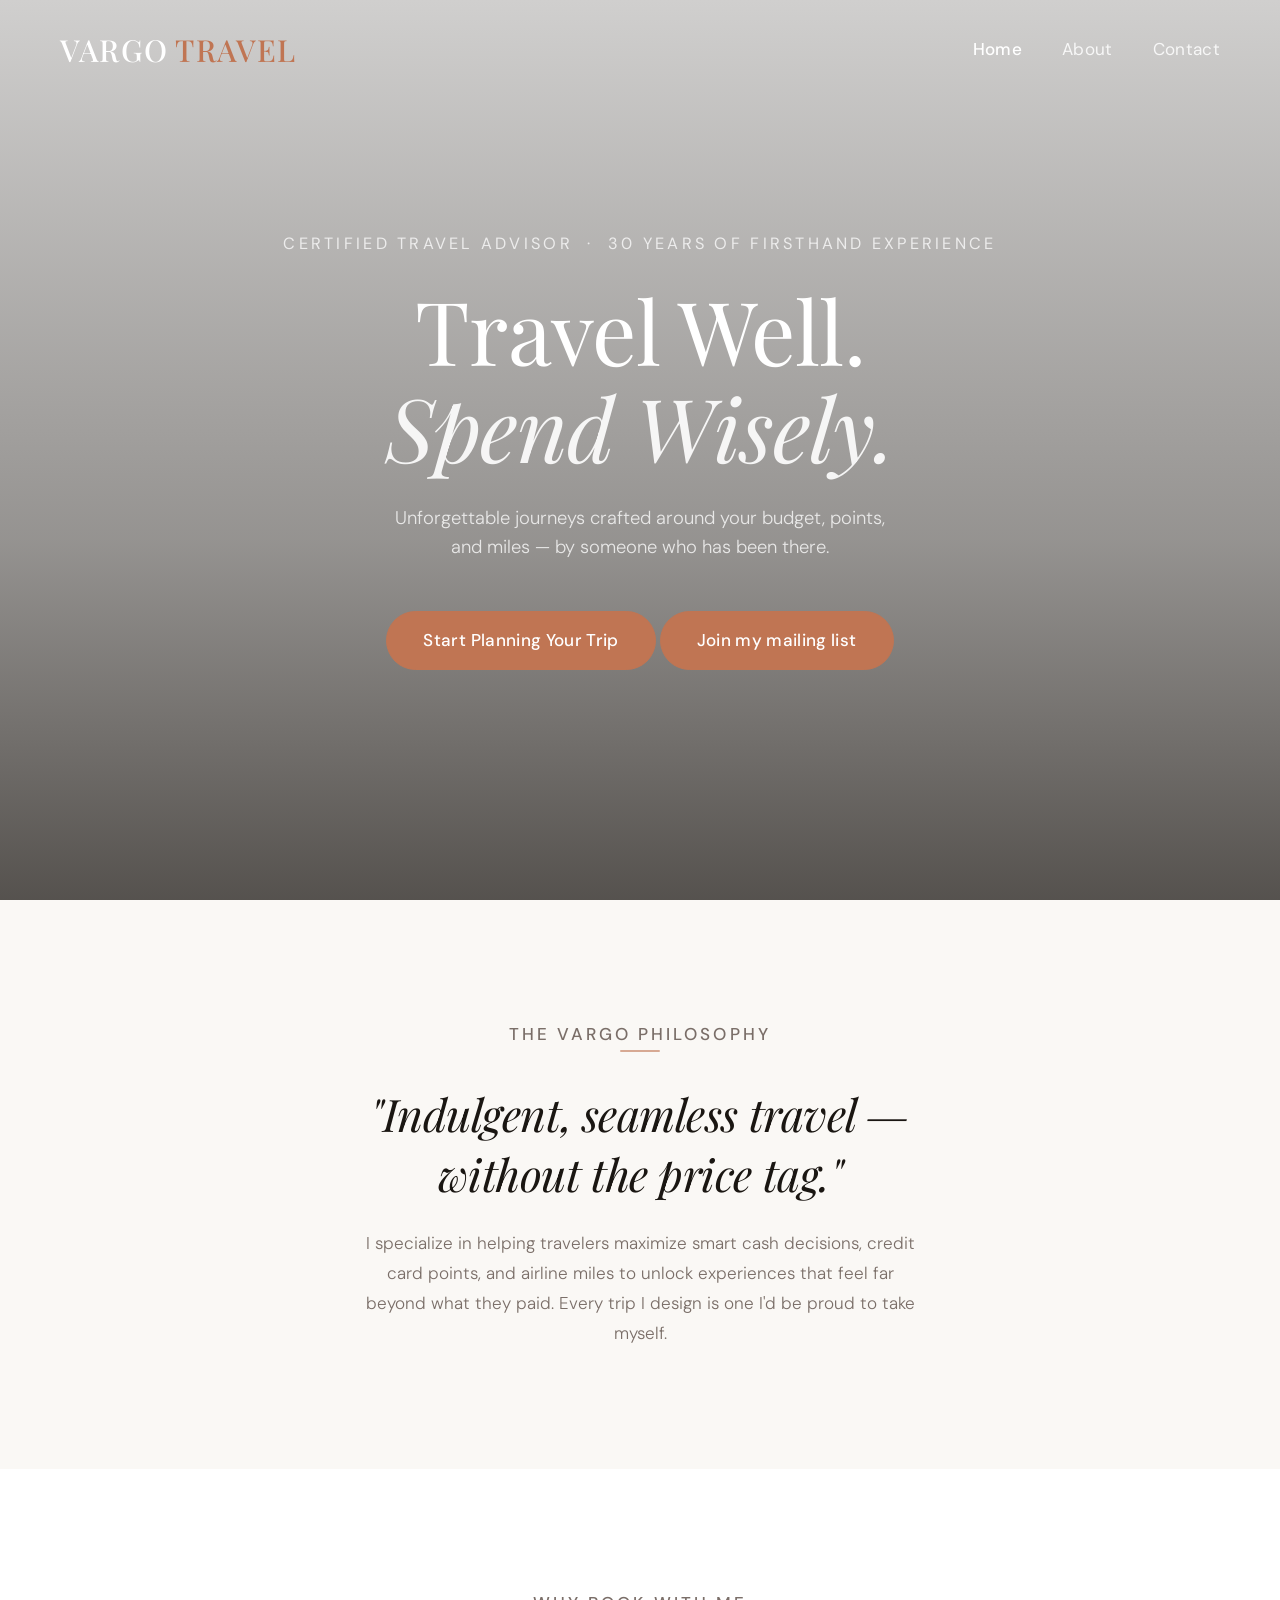
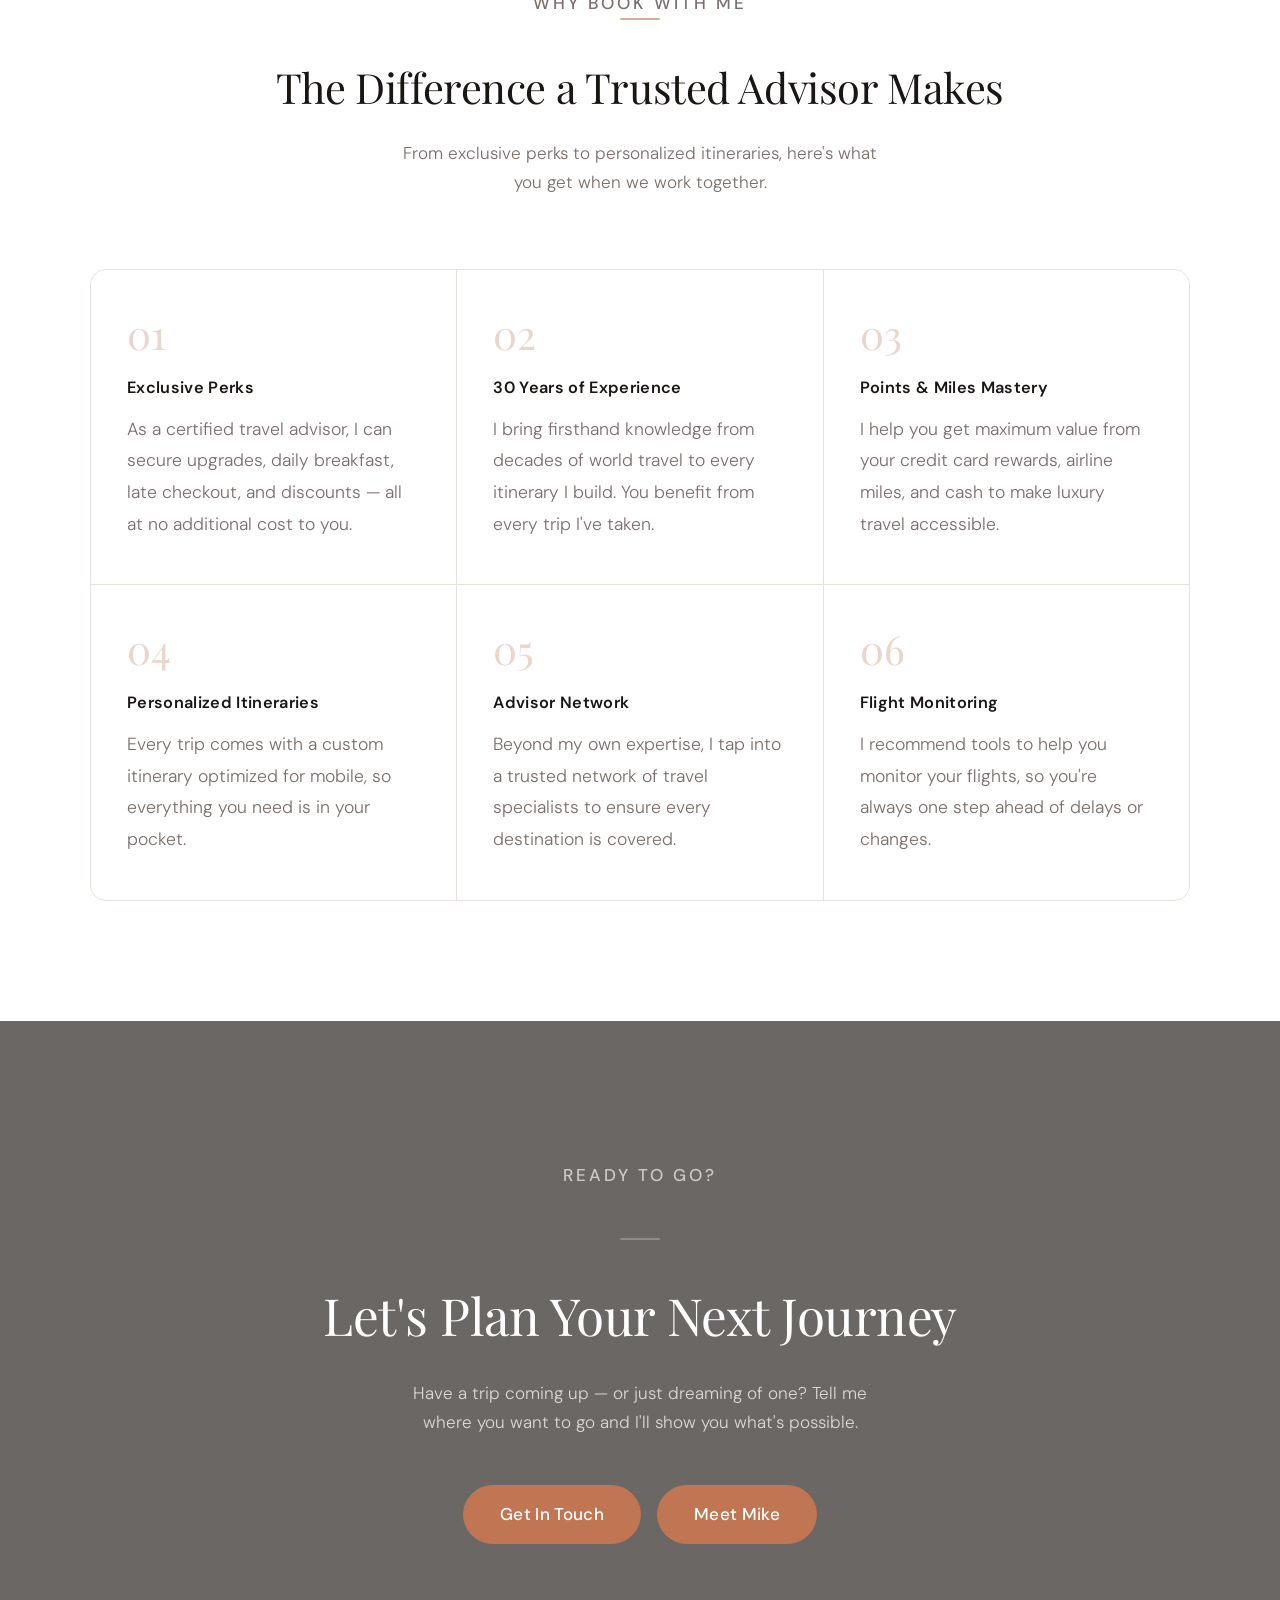
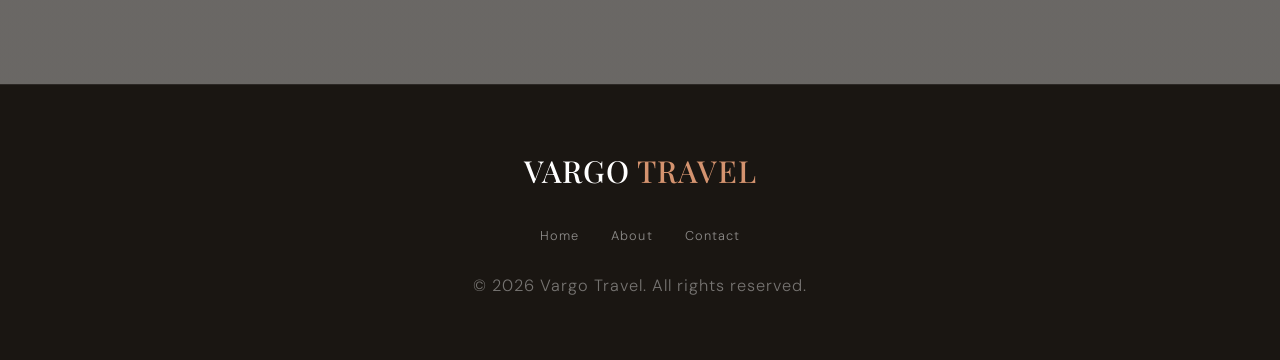
<file: index.html>
<!DOCTYPE html>
<html lang="en">
<head>
  <meta charset="UTF-8" />
  <meta name="viewport" content="width=device-width, initial-scale=1.0"/>
  <title>Vargo Travel | Certified Travel Advisor — Points, Miles & Luxury Travel</title>
  <meta name="description" content="Certified travel advisor with 30 years of firsthand experience. I help you maximize credit card points, airline miles, and smart cash strategies to unlock luxury travel for less." />
  <meta name="robots" content="index, follow" />
  <link rel="canonical" href="https://www.vargotravel.com/" />
  <meta property="og:title" content="Vargo Travel | Certified Travel Advisor" />
  <meta property="og:description" content="Certified travel advisor with 30 years of firsthand experience. Luxury travel using your cash, points, and miles — by someone who has been there." />
  <meta property="og:url" content="https://www.vargotravel.com/" />
  <meta property="og:type" content="website" />
  <link rel="preconnect" href="https://fonts.googleapis.com">
  <link href="https://fonts.googleapis.com/css2?family=Playfair+Display:ital,wght@0,400;0,500;1,400;1,500&family=DM+Sans:wght@300;400;500;600&display=swap" rel="stylesheet">
  <link rel="stylesheet" href="styles.css">
</head>
<body>

  <nav id="navbar">
    <a href="index.html" class="nav-logo">VARGO <span>TRAVEL</span></a>
    <ul class="nav-links">
      <li><a href="index.html" class="active">Home</a></li>
      <li><a href="about.html">About</a></li>
      <li><a href="contact.html">Contact</a></li>
    </ul>
  </nav>

  <!-- HERO -->
  <section class="hero">
    <div class="hero-bg"></div>
    <div class="hero-content">
      <p class="hero-eyebrow">Certified Travel Advisor &nbsp;·&nbsp; 30 Years of Firsthand Experience</p>
      <h1>Travel Well.<br><em>Spend Wisely.</em></h1>
      <p class="hero-sub">Unforgettable journeys crafted around your budget, points, and miles — by someone who has been there.</p>
      <a href="contact.html" class="btn btn-solid">Start Planning Your Trip</a>
      <a href="https://vargotravel.substack.com" class="btn btn-solid" target="_blank">Join my mailing list</a>
    </div>
  </section>

  <!-- PHILOSOPHY -->
  <section class="philosophy">
    <p class="section-eyebrow">The Vargo Philosophy</p>
    <div class="gold-divider"></div>
    <h2>"Indulgent, seamless travel — without the price tag."</h2>
    <p>I specialize in helping travelers maximize smart cash decisions, credit card points, and airline miles to unlock experiences that feel far beyond what they paid. Every trip I design is one I'd be proud to take myself.</p>
  </section>

  <!-- BENEFITS -->
  <section class="benefits">
    <div class="benefits-header">
      <p class="section-eyebrow">Why Book With Me</p>
      <div class="gold-divider"></div>
      <h2>The Difference a Trusted Advisor Makes</h2>
      <p>From exclusive perks to personalized itineraries, here's what you get when we work together.</p>
    </div>
    <div class="benefits-grid">
      <div class="benefit-card">
        <div class="benefit-number">01</div>
        <h3>Exclusive Perks</h3>
        <p>As a certified travel advisor, I can secure upgrades, daily breakfast, late checkout, and discounts — all at no additional cost to you.</p>
      </div>
      <div class="benefit-card">
        <div class="benefit-number">02</div>
        <h3>30 Years of Experience</h3>
        <p>I bring firsthand knowledge from decades of world travel to every itinerary I build. You benefit from every trip I've taken.</p>
      </div>
      <div class="benefit-card">
        <div class="benefit-number">03</div>
        <h3>Points & Miles Mastery</h3>
        <p>I help you get maximum value from your credit card rewards, airline miles, and cash to make luxury travel accessible.</p>
      </div>
      <div class="benefit-card">
        <div class="benefit-number">04</div>
        <h3>Personalized Itineraries</h3>
        <p>Every trip comes with a custom itinerary optimized for mobile, so everything you need is in your pocket.</p>
      </div>
      <div class="benefit-card">
        <div class="benefit-number">05</div>
        <h3>Advisor Network</h3>
        <p>Beyond my own expertise, I tap into a trusted network of travel specialists to ensure every destination is covered.</p>
      </div>
      <div class="benefit-card">
        <div class="benefit-number">06</div>
        <h3>Flight Monitoring</h3>
        <p>I recommend tools to help you monitor your flights, so you're always one step ahead of delays or changes.</p>
      </div>
    </div>
  </section>

  <!-- CTA -->
  <section class="cta-section">
    <p class="section-eyebrow">Ready to Go?</p>
    <div class="gold-divider"></div>
    <h2>Let's Plan Your Next Journey</h2>
    <p>Have a trip coming up — or just dreaming of one? Tell me where you want to go and I'll show you what's possible.</p>
    <div class="btn-group">
      <a href="contact.html" class="btn btn-solid">Get In Touch</a>
      <a href="about.html" class="btn btn-solid">Meet Mike</a>
    </div>
  </section>

  <footer>
    <div class="footer-logo">VARGO <span>TRAVEL</span></div>
    <ul class="footer-links">
      <li><a href="index.html">Home</a></li>
      <li><a href="about.html">About</a></li>
      <li><a href="contact.html">Contact</a></li>
    </ul>
    <p>&copy; 2026 Vargo Travel. All rights reserved.</p>
  </footer>

  <script>
    const nav = document.getElementById('navbar');
    window.addEventListener('scroll', () => {
      nav.classList.toggle('scrolled', window.scrollY > 50);
    });
  </script>
</body>
</html>
</file>
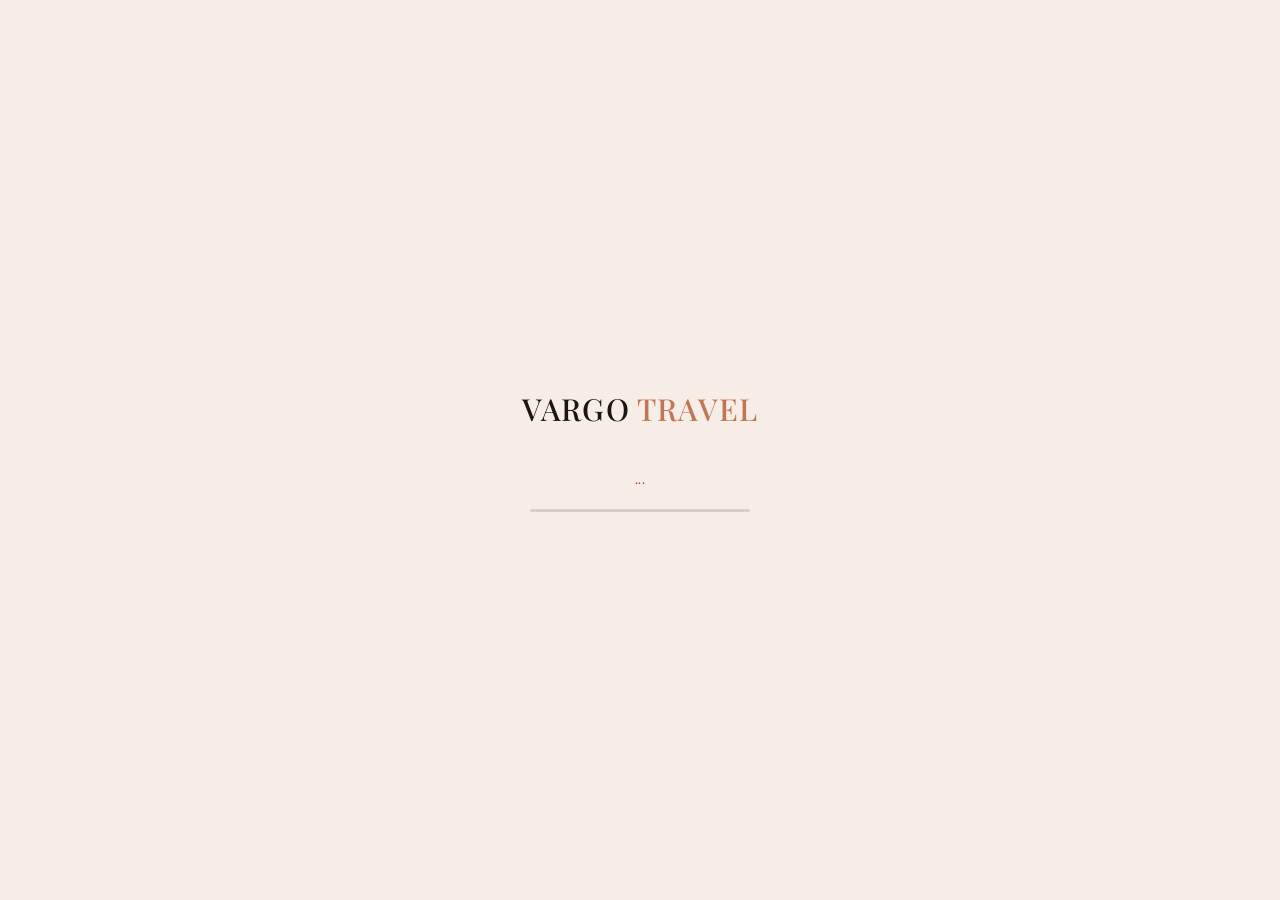
<file: r/index.html>
<!DOCTYPE html>
<html lang="en">
<head>
  <meta charset="UTF-8" />
  <meta name="viewport" content="width=device-width, initial-scale=1.0"/>
  <title>Redirecting... | Vargo Travel</title>
  <style>
    * { box-sizing: border-box; margin: 0; padding: 0; }

    body {
      display: flex;
      flex-direction: column;
      align-items: center;
      justify-content: center;
      min-height: 100vh;
      font-family: "DM Sans", sans-serif;
      background: #f5ede6;
      color: #444;
    }

    .logo {
      font-family: "Playfair Display", serif;
      font-size: 1.9rem;
      font-weight: 500;
      letter-spacing: 0.04em;
      color: #1A1612;
      margin-bottom: 2.5rem;
    }

    .logo span { color: #C07553; }

    p {
      font-size: 0.95rem;
      letter-spacing: 0.04em;
      margin-bottom: 1.25rem;
      opacity: 0.7;
    }

    .bar-track {
      width: 220px;
      height: 3px;
      background: rgba(0,0,0,0.12);
      border-radius: 99px;
      overflow: hidden;
    }

    .bar-fill {
      height: 100%;
      width: 0%;
      background: #8b7355;
      border-radius: 99px;
      transition: width 0.05s linear;
    }
  </style>
  <link rel="preconnect" href="https://fonts.googleapis.com">
  <link href="https://fonts.googleapis.com/css2?family=Playfair+Display:wght@400;500&family=DM+Sans:wght@300;400&display=swap" rel="stylesheet">
</head>
<body>
  <div class="logo">VARGO <span>TRAVEL</span></div>
  <p id="status">Redirecting&hellip;</p>
  <div class="bar-track">
    <div class="bar-fill" id="bar"></div>
  </div>

  <script>
    (function () {
      var destinations = {
        "cruise-2026": "https://villavargo.notion.site/Royal-Caribbean-Cruise-Update-34f66ce9e1cd8089a27ecddbd6308bc1"
        // Add more entries here:
        // "paris": "https://...",
        // "japan": "https://...",
      };

      var DELAY = 2000; // ms

      var params = new URLSearchParams(window.location.search);
      var dest = null;

      var itin = params.get("itin");
      if (itin) {
        dest = "https://trips.foratravel.com/i/vargo-travel/" + encodeURIComponent(itin);
      } else {
        var key = params.get("p");
        var raw = key && destinations[key];
        if (raw) {
          try {
            var parsed = new URL(raw);
            if (parsed.protocol === "https:" || parsed.protocol === "http:") {
              dest = parsed.href;
            }
          } catch (e) {}
        }
      }

      var bar = document.getElementById("bar");

      if (!dest) {
        document.getElementById("status").textContent = "...";
        document.getElementById("status").style.opacity = "1";
        document.getElementById("status").style.color = "#c0392b";
      } else {
        var start = performance.now();

        function tick(now) {
          var pct = Math.min((now - start) / DELAY * 100, 100);
          bar.style.width = pct + "%";
          if (pct < 100) {
            requestAnimationFrame(tick);
          } else {
            window.location.replace(dest);
          }
        }

        requestAnimationFrame(tick);
      }
    })();
  </script>
</body>
</html>
</file>
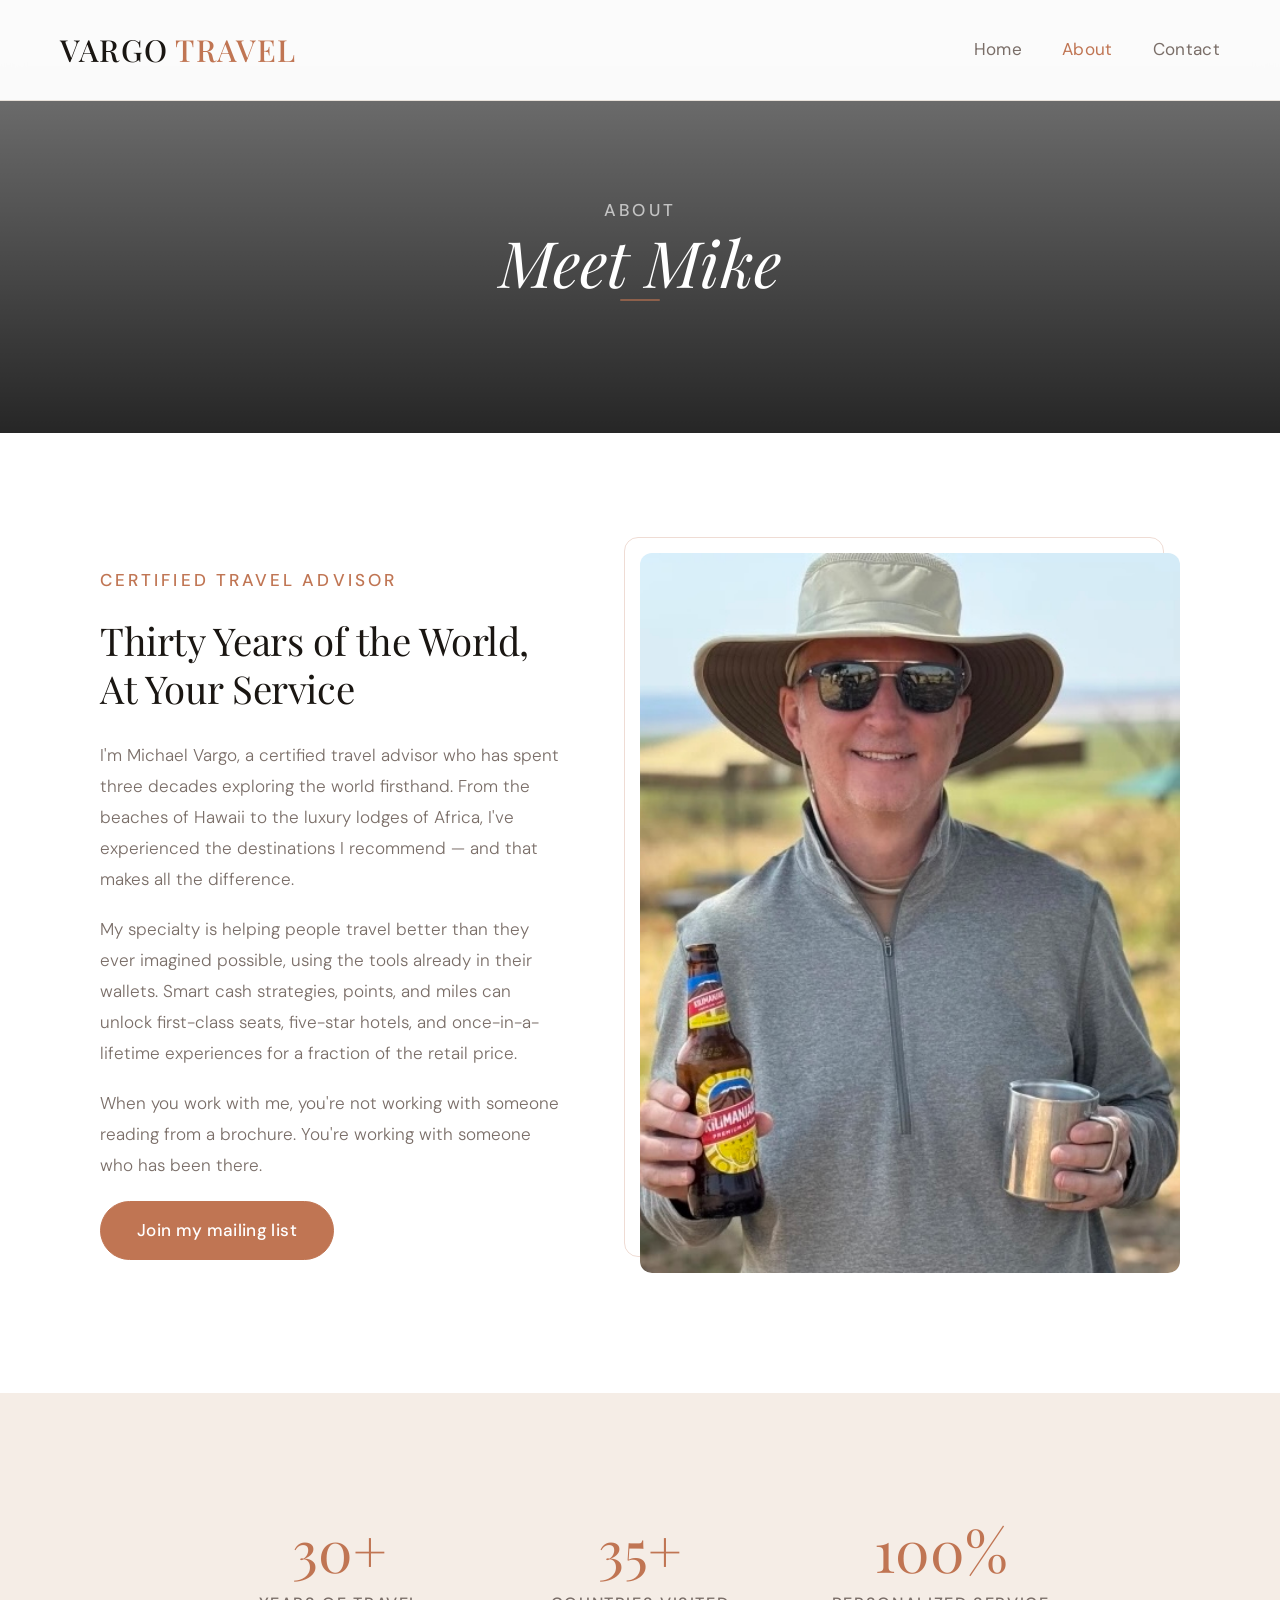
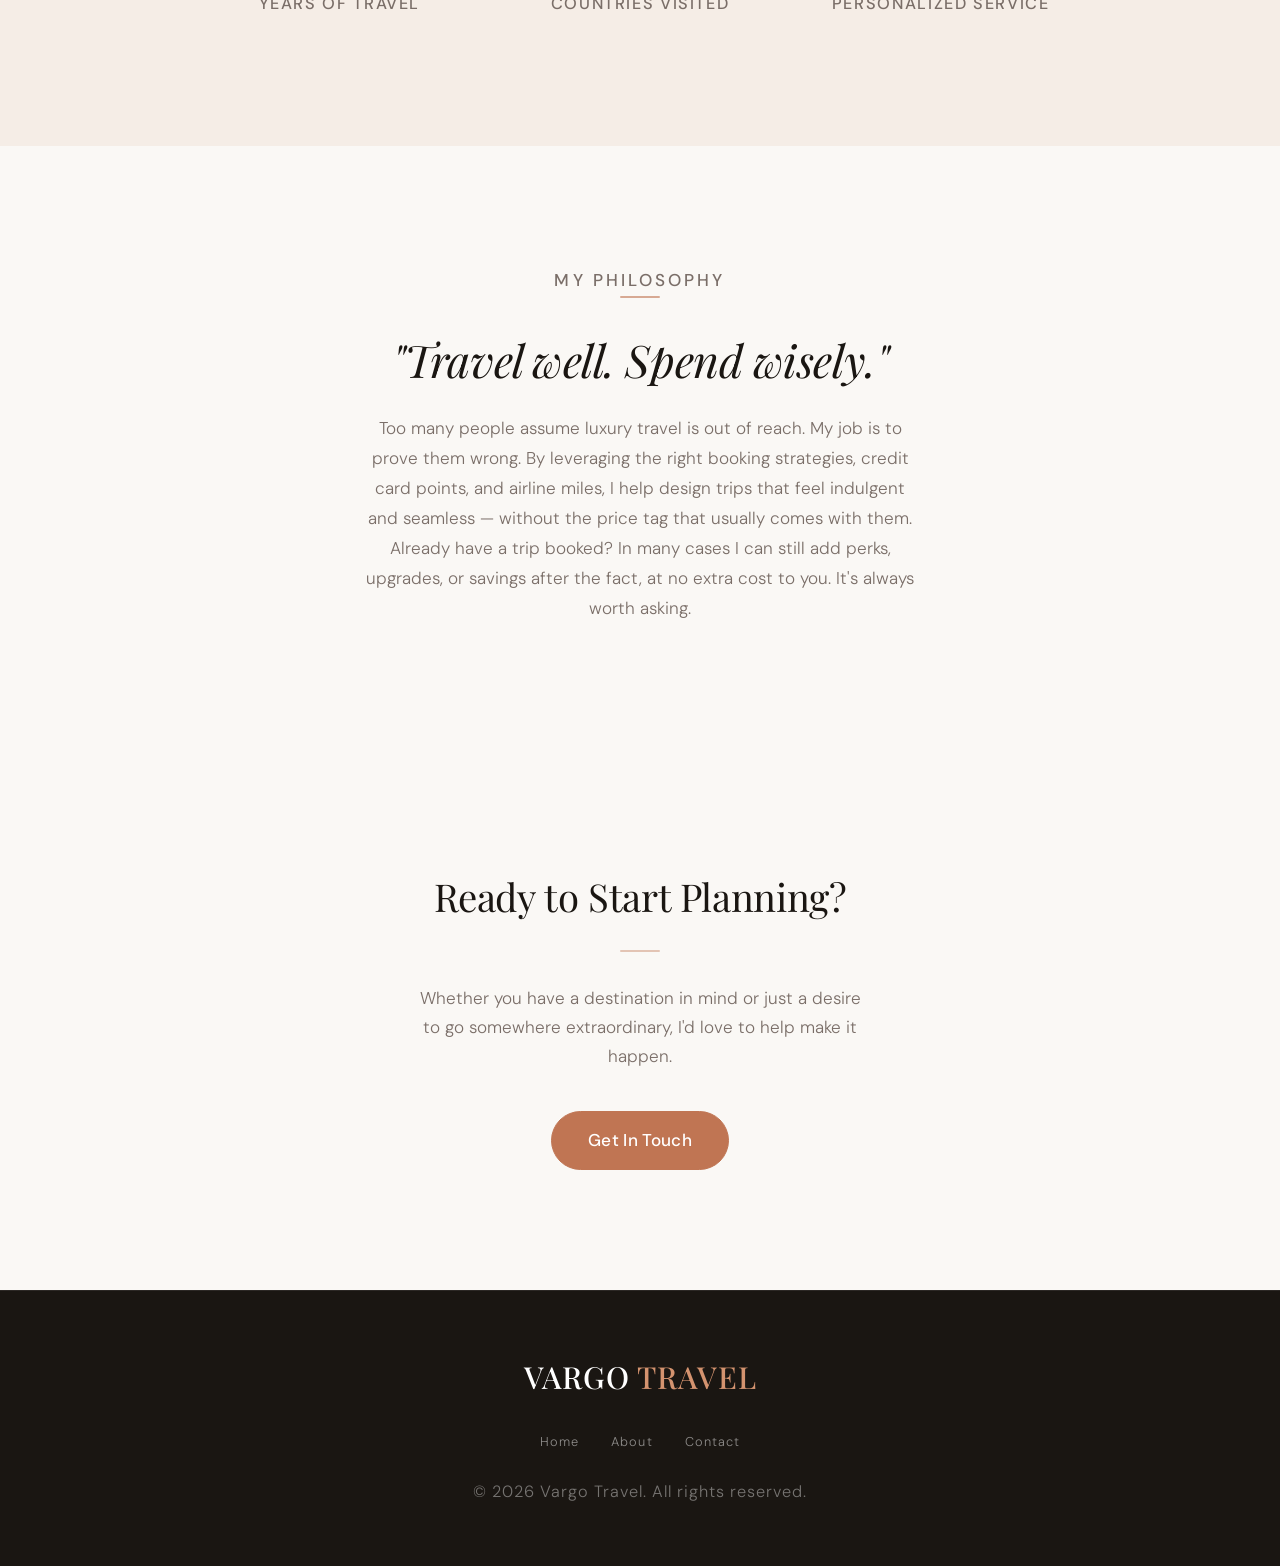
<file: about.html>
<!DOCTYPE html>
<html lang="en">
<head>
  <meta charset="UTF-8" />
  <meta name="viewport" content="width=device-width, initial-scale=1.0"/>
  <title>About Mike Vargo | Certified Travel Advisor — 30 Years of World Travel</title>
  <meta name="description" content="Meet Mike Vargo — certified travel advisor with 30+ years of experience and 35+ countries visited. I specialize in points, miles, and smart cash strategies to make luxury travel accessible." />
  <meta name="robots" content="index, follow" />
  <link rel="canonical" href="https://www.vargotravel.com/about.html" />
  <meta property="og:title" content="About Mike Vargo | Certified Travel Advisor" />
  <meta property="og:description" content="30+ years of world travel. 35+ countries. I bring firsthand knowledge to every itinerary — and help you travel better than you thought possible." />
  <meta property="og:url" content="https://www.vargotravel.com/about.html" />
  <meta property="og:type" content="website" />
  <link rel="preconnect" href="https://fonts.googleapis.com">
  <link href="https://fonts.googleapis.com/css2?family=Playfair+Display:ital,wght@0,400;0,500;1,400;1,500&family=DM+Sans:wght@300;400;500;600&display=swap" rel="stylesheet">
  <link rel="stylesheet" href="styles.css">
</head>
<body>

  <nav class="solid">
    <a href="index.html" class="nav-logo">VARGO <span>TRAVEL</span></a>
    <ul class="nav-links">
      <li><a href="index.html">Home</a></li>
      <li><a href="about.html" class="active">About</a></li>
      <li><a href="contact.html">Contact</a></li>
    </ul>
  </nav>

  <!-- PAGE HERO -->
  <section class="page-hero" style="background: linear-gradient(to bottom, rgba(0,0,0,0.5), rgba(0,0,0,0.85)), url('https://images.unsplash.com/photo-1488085061387-422e29b40080?w=1800&q=80') center/cover no-repeat;">
    <p class="eyebrow">About</p>
    <h1>Meet Mike</h1>
    <div class="gold-divider"></div>
  </section>

  <!-- INTRO -->
  <section class="intro">
    <div class="intro-text">
      <p class="eyebrow">Certified Travel Advisor</p>
      <h2>Thirty Years of the World, At Your Service</h2>
      <p>I'm Michael Vargo, a certified travel advisor who has spent three decades exploring the world firsthand. From the beaches of Hawaii to the luxury lodges of Africa, I've experienced the destinations I recommend — and that makes all the difference.</p>
      <p>My specialty is helping people travel better than they ever imagined possible, using the tools already in their wallets. Smart cash strategies, points, and miles can unlock first-class seats, five-star hotels, and once-in-a-lifetime experiences for a fraction of the retail price.</p>
      <p>When you work with me, you're not working with someone reading from a brochure. You're working with someone who has been there.</p>
      <a href="https://vargotravel.substack.com" class="btn btn-solid" target="_blank">Join my mailing list</a>

    </div>
    <div class="intro-image">
      <!--img src="https://images.unsplash.com/photo-1500835556837-99ac94a94552?w=800&q=80" alt="Travel" /-->
      <img src="./images/me-beer.jpeg" alt="Travel" />
    </div>
  </section>

  <!-- STATS -->
  <section class="stats">
    <div class="stats-grid">
      <div class="stat">
        <div class="stat-number">30+</div>
        <div class="stat-label">Years of Travel</div>
      </div>
      <div class="stat">
        <div class="stat-number">35+</div>
        <div class="stat-label">Countries Visited</div>
      </div>
      <div class="stat">
        <div class="stat-number">100%</div>
        <div class="stat-label">Personalized Service</div>
      </div>
    </div>
  </section>

  <!-- PHILOSOPHY -->
  <section class="philosophy">
    <p class="eyebrow">My Philosophy</p>
    <div class="gold-divider"></div>
    <h2>"Travel well. Spend wisely."</h2>
    <p>Too many people assume luxury travel is out of reach. My job is to prove them wrong. By leveraging the right booking strategies, credit card points, and airline miles, I help design trips that feel indulgent and seamless — without the price tag that usually comes with them.</p>
    <p>Already have a trip booked? In many cases I can still add perks, upgrades, or savings after the fact, at no extra cost to you. It's always worth asking.</p>
  </section>

  <!-- CTA -->
  <section class="cta-charcoal">
    <h2>Ready to Start Planning?</h2>
    <div class="gold-divider"></div>
    <p>Whether you have a destination in mind or just a desire to go somewhere extraordinary, I'd love to help make it happen.</p>
    <a href="contact.html" class="btn btn-solid">Get In Touch</a>
  </section>

  <footer>
    <div class="footer-logo">VARGO <span>TRAVEL</span></div>
    <ul class="footer-links">
      <li><a href="index.html">Home</a></li>
      <li><a href="about.html">About</a></li>
      <li><a href="contact.html">Contact</a></li>
    </ul>
    <p>&copy; 2026 Vargo Travel. All rights reserved.</p>
  </footer>

</body>
</html>
</file>
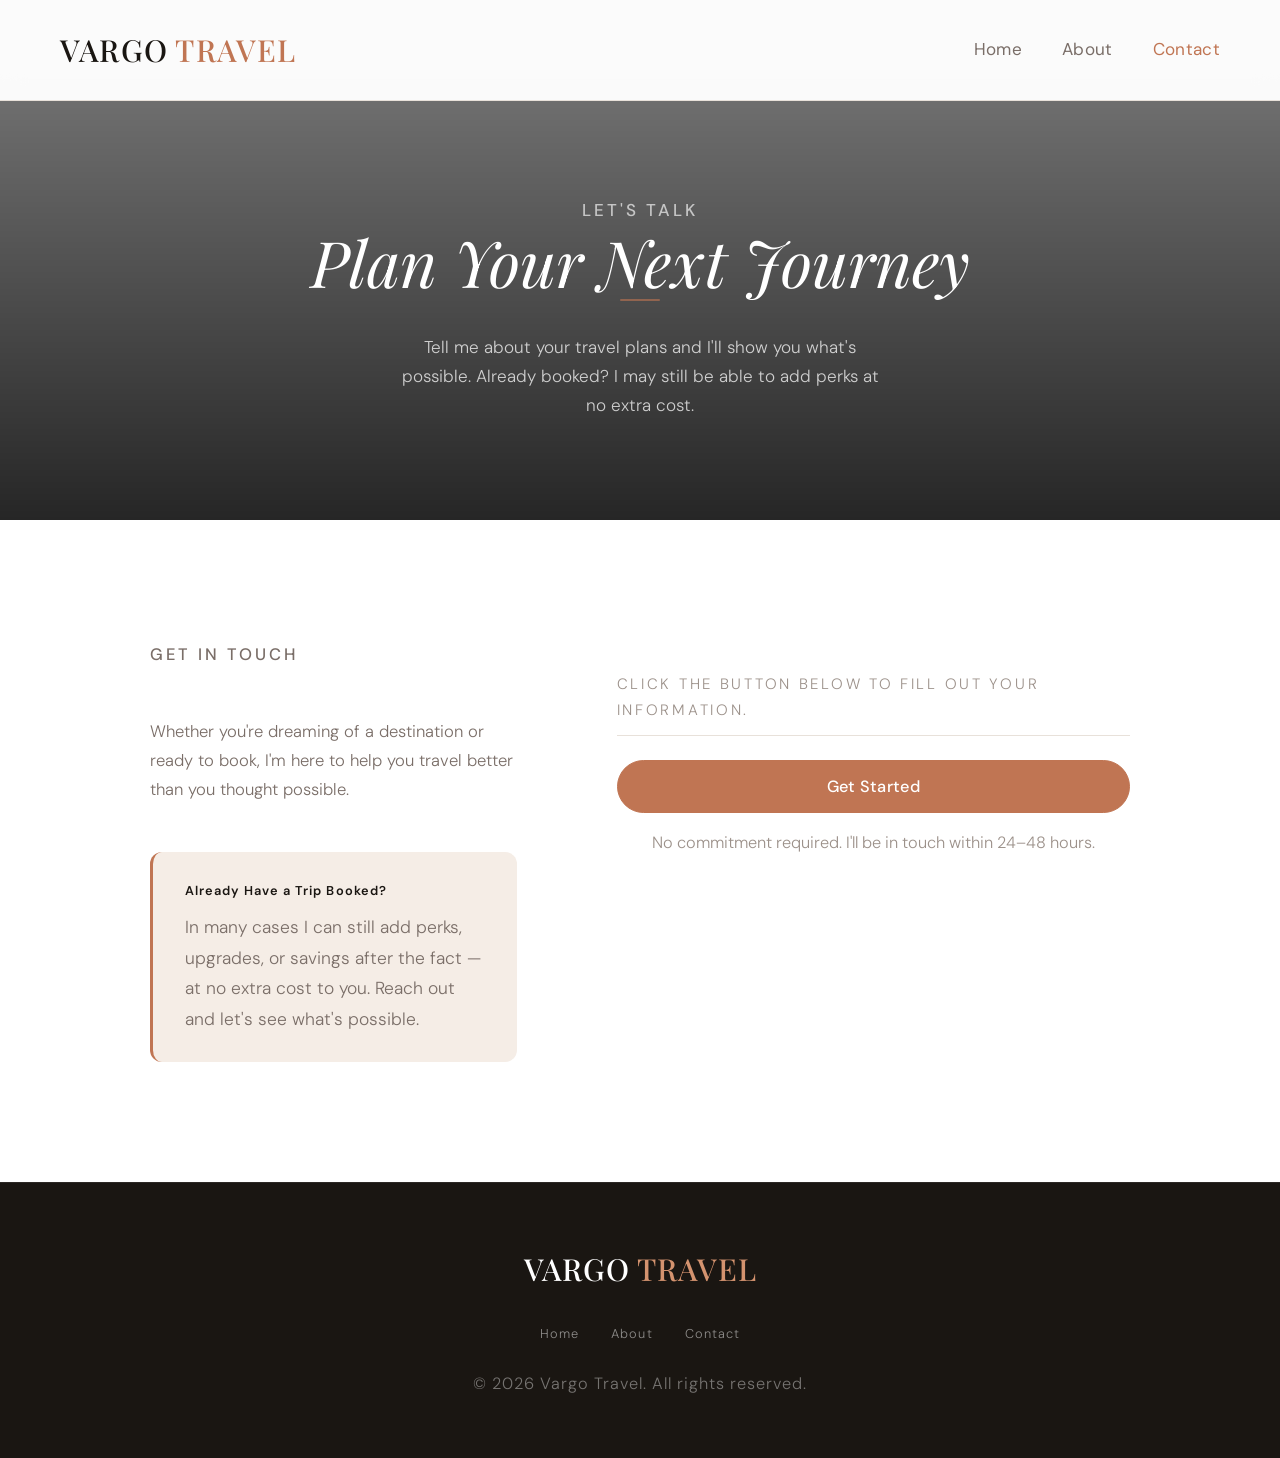
<file: contact.html>
<!DOCTYPE html>
<html lang="en">
<head>
  <meta charset="UTF-8" />
  <meta name="viewport" content="width=device-width, initial-scale=1.0"/>
  <title>Contact Vargo Travel | Start Planning Your Trip Today</title>
  <meta name="description" content="Ready to plan your next trip? Contact Vargo Travel to get started. Already booked? I can often add perks and upgrades at no extra cost. No commitment required." />
  <meta name="robots" content="index, follow" />
  <link rel="canonical" href="https://www.vargotravel.com/contact.html" />
  <meta property="og:title" content="Contact Vargo Travel | Start Planning Your Trip" />
  <meta property="og:description" content="Tell me where you want to go and I'll show you what's possible. Already booked? I may still be able to add perks at no extra cost." />
  <meta property="og:url" content="https://www.vargotravel.com/contact.html" />
  <meta property="og:type" content="website" />
  <link rel="preconnect" href="https://fonts.googleapis.com">
  <link href="https://fonts.googleapis.com/css2?family=Playfair+Display:ital,wght@0,400;0,500;1,400;1,500&family=DM+Sans:wght@300;400;500;600&display=swap" rel="stylesheet">
  <link rel="stylesheet" href="styles.css">
<script async src="https://tally.so/widgets/embed.js"></script>


</head>
<body>

  <nav class="solid">
    <a href="index.html" class="nav-logo">VARGO <span>TRAVEL</span></a>
    <ul class="nav-links">
      <li><a href="index.html">Home</a></li>
      <li><a href="about.html">About</a></li>
      <li><a href="contact.html" class="active">Contact</a></li>
    </ul>
  </nav>

  <!-- PAGE HERO -->
  <section class="page-hero" style="background: linear-gradient(to bottom, rgba(0,0,0,0.5), rgba(0,0,0,0.85)), url('https://images.unsplash.com/photo-1476514525535-07fb3b4ae5f1?w=1800&q=80') center/cover no-repeat;">
    <p class="eyebrow">Let's Talk</p>
    <h1>Plan Your Next Journey</h1>
    <div class="gold-divider"></div>
    <p>Tell me about your travel plans and I'll show you what's possible. Already booked? I may still be able to add perks at no extra cost.</p>
  </section>

  <!-- CONTACT -->
  <section class="contact-section">

    <!-- LEFT: INFO -->
    <div class="contact-info">
      <p class="eyebrow">Get In Touch</p>
      <!--h2>Let's Build Something Unforgettable</h2-->
      <p>Whether you're dreaming of a destination or ready to book, I'm here to help you travel better than you thought possible.</p>

      <!--div class="contact-detail">
        <div class="contact-detail-label">Email</div>
        <div class="contact-detail-value">
          <a href="mailto:">tbd</a>
        </div>
      </div-->

      <!--div class="contact-detail">
        <div class="contact-detail-label">Response Time</div>
        <div class="contact-detail-value">Within 24–48 hours</div>
      </div-->

      <!--div class="contact-detail">
        <div class="contact-detail-label">Based In</div>
        <div class="contact-detail-value">Winter Garden, Florida</div>
        <div class="contact-detail-value">New York, New York</div>
      </div-->

      <div class="already-booked">
        <h4>Already Have a Trip Booked?</h4>
        <p>In many cases I can still add perks, upgrades, or savings after the fact — at no extra cost to you. Reach out and let's see what's possible.</p>
      </div>
    </div>

    <!-- RIGHT: FORM -->
    <div class="contact-form">
      <div id="form-container">
        <p class="form-section-label">Click the button below to fill out your information.</p>

        <!--button class="btn-submit" onclick="window.open('https://tally.so/r/wAEbyB', '_blank')">window.open</button>
        <button class="btn-submit" onclick="window.location.href='https://tally.so/r/wAEbyB'">window.location</button>
        <button class="btn-submit" data-tally-open="wAEbyB" data-tally-layout="modal" data-tally-width="400" data-tally-emoji-text="✈️ " data-tally-emoji-animation="none">Pop up</button-->
        <a href="https://tally.so/r/wAEbyB" target="_blank"> <button class="btn-submit">Get Started</button> </a>

        <p class="form-note">No commitment required. I'll be in touch within 24–48 hours.</p>
      </div>

      <div class="success-message" id="success-message">
        <div class="gold-divider"></div>
        <h3>Thank You, <span id="success-name"></span>.</h3>
        <p>Your inquiry has been received. I'll be in touch within 24–48 hours to start planning your journey.</p>
        <div class="gold-divider"></div>
      </div>
    </div>
  </section>

  <footer>
    <div class="footer-logo">VARGO <span>TRAVEL</span></div>
    <ul class="footer-links">
      <li><a href="index.html">Home</a></li>
      <li><a href="about.html">About</a></li>
      <li><a href="contact.html">Contact</a></li>
    </ul>
    <p>&copy; 2026 Vargo Travel. All rights reserved.</p>
  </footer>

  <script>
    function handleSubmit() {
      const firstName = document.getElementById('first-name').value.trim();
      const email = document.getElementById('email').value.trim();

      if (!firstName || !email) {
        alert('Please enter at least your name and email.');
        return;
      }

      document.getElementById('success-name').textContent = firstName;
      document.getElementById('form-container').style.display = 'none';
      document.getElementById('success-message').classList.add('visible');
      window.scrollTo({ top: document.querySelector('.contact-section').offsetTop - 80, behavior: 'smooth' });
    }
  </script>

</body>
</html>
</file>
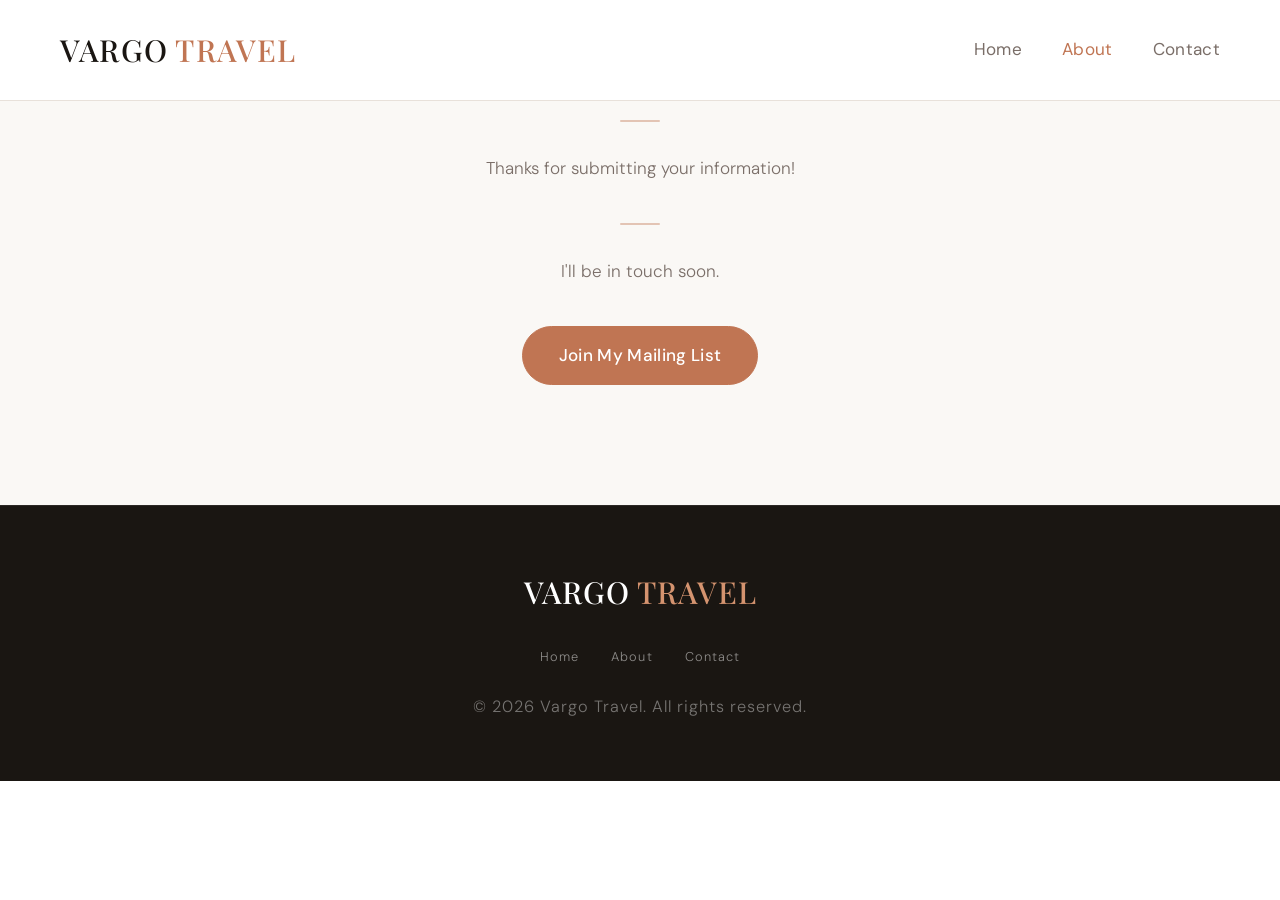
<file: thank-you.html>
<!DOCTYPE html>
<html lang="en">
<head>
  <meta charset="UTF-8" />
  <meta name="viewport" content="width=device-width, initial-scale=1.0"/>
  <title>About | Vargo Travel</title>
  <link rel="icon" href="/favicon.ico">
  <link rel="icon" type="image/png" sizes="32x32" href="/favicon-32.png">
  <link rel="preconnect" href="https://fonts.googleapis.com">
  <link href="https://fonts.googleapis.com/css2?family=Playfair+Display:ital,wght@0,400;0,500;1,400;1,500&family=DM+Sans:wght@300;400;500;600&display=swap" rel="stylesheet">
  <link rel="stylesheet" href="styles.css">
</head>
<body>

  <nav class="solid">
    <a href="index.html" class="nav-logo">VARGO <span>TRAVEL</span></a>
    <ul class="nav-links">
      <li><a href="index.html">Home</a></li>
      <li><a href="about.html" class="active">About</a></li>
      <li><a href="contact.html">Contact</a></li>
    </ul>
  </nav>

  <section class="cta-charcoal">
   <!-- <h2>Thanks for submitting your information!</h2>
    <div class="gold-divider"></div>
    -->
    <div class="gold-divider"></div>
    <p class="message" id="greeting">Thanks for submitting your information!</p>
    <div class="gold-divider"></div>
    <p>I'll be in touch soon.</p>
    <a href="https://vargotravel.substack.com" class="btn btn-solid" target="_blank">Join My Mailing List</a>
  </section>

    <script>
    // Nav scroll behavior (matches other pages)
    const nav = document.getElementById('navbar');
    window.addEventListener('scroll', () => {
      nav.classList.toggle('scrolled', window.scrollY > 50);
    });

    // Personalize greeting from Tally URL param
    function getFirstName() {
      const params = new URLSearchParams(window.location.search);
      const keys = [
        'First_Name', 'first_name', 'firstName', 'firstname',
        'First Name', 'first name', 'name', 'Name'
      ];
      for (const key of keys) {
        const val = params.get(key);
        if (val && val.trim()) return val.trim();
      }
      for (const [, val] of params.entries()) {
        if (val && /^[A-Za-z]{2,20}$/.test(val.trim())) return val.trim();
      }
      return null;
    }

    const name = getFirstName();
    if (name) {
      document.getElementById('greeting').textContent =
        `Thanks for submitting your information, ${name}!`;
    }
  </script>

  <footer>
    <div class="footer-logo">VARGO <span>TRAVEL</span></div>
    <ul class="footer-links">
      <li><a href="index.html">Home</a></li>
      <li><a href="about.html">About</a></li>
      <li><a href="contact.html">Contact</a></li>
    </ul>
    <p>&copy; 2026 Vargo Travel. All rights reserved.</p>
  </footer>

</body>
</html>
</file>
<file: styles.css>
*, *::before, *::after { box-sizing: border-box; margin: 0; padding: 0; }

:root {
  --clay: #C07553;
  --clay-light: #D4936F;
  --clay-pale: #F5EDE6;
  --cream: #FAF8F5;
  --warm-white: #FFFFFF;
  --ink: #1A1612;
  --charcoal: #3D3530;
  --mid: #7A6E68;
  --text-muted: #9C918A;
  --border: #E8E1DA;
  --border-warm: #DDD3C8;
}

html { scroll-behavior: smooth; }

body {
  font-family: 'DM Sans', sans-serif;
  background: var(--warm-white);
  color: var(--ink);
  font-weight: 300;
  line-height: 1.7;
}

/* NAV */
nav {
  position: fixed;
  top: 0; left: 0; right: 0;
  z-index: 100;
  display: flex;
  align-items: center;
  justify-content: space-between;
  padding: 24px 60px;
  background: transparent;
  transition: background 0.4s, box-shadow 0.4s;
}
nav.scrolled {
  background: rgba(255, 255, 255, 0.97);
  backdrop-filter: blur(12px);
  box-shadow: 0 1px 0 var(--border);
}
nav.solid {
  background: rgba(255, 255, 255, 0.97);
  backdrop-filter: blur(12px);
  box-shadow: 0 1px 0 var(--border);
}
.nav-logo {
  font-family: 'Playfair Display', serif;
  font-size: 1.9rem;
  font-weight: 500;
  letter-spacing: 0.04em;
  color: var(--ink);
  text-decoration: none;
}
nav.scrolled .nav-logo,
nav.solid .nav-logo { color: var(--ink); }
nav:not(.scrolled):not(.solid) .nav-logo { color: var(--warm-white); }
.nav-logo span { color: var(--clay); }
.nav-links { display: flex; gap: 40px; list-style: none; align-items: center; }
.nav-links a {
  color: var(--mid);
  text-decoration: none;
  font-size: 1.07rem;
  font-weight: 400;
  letter-spacing: 0.02em;
  transition: color 0.25s;
}
nav:not(.scrolled):not(.solid) .nav-links a { color: rgba(255,255,255,0.85); }
.nav-links a:hover { color: var(--clay); }
nav:not(.scrolled):not(.solid) .nav-links a:hover { color: var(--warm-white); }
.nav-links a.active { color: var(--clay); }
nav:not(.scrolled):not(.solid) .nav-links a.active { color: var(--warm-white); font-weight: 500; }

/* HERO */
.hero {
  height: 100vh;
  position: relative;
  display: flex;
  align-items: center;
  justify-content: center;
  text-align: center;
  overflow: hidden;
}
.hero-bg {
  position: absolute;
  inset: 0;
  background:
    linear-gradient(to bottom, rgba(20,15,10,0.2) 0%, rgba(20,15,10,0.45) 60%, rgba(20,15,10,0.72) 100%),
    url('https://images.unsplash.com/photo-1506905925346-21bda4d32df4?w=1800&q=80') center/cover no-repeat;
}
.hero-content { position: relative; z-index: 1; max-width: 780px; padding: 0 24px; }
.hero-eyebrow {
  font-size: 1.02rem;
  letter-spacing: 0.2em;
  text-transform: uppercase;
  color: rgba(255,255,255,0.75);
  margin-bottom: 24px;
  font-weight: 400;
}
.hero h1 {
  font-family: 'Playfair Display', serif;
  font-size: clamp(3.3rem, 7vw, 5.5rem);
  font-weight: 400;
  line-height: 1.1;
  margin-bottom: 28px;
  letter-spacing: -0.01em;
  color: var(--warm-white);
}
.hero h1 em { font-style: italic; color: rgba(255,255,255,0.9); }
.hero-sub {
  font-size: 1.15rem;
  color: rgba(255,255,255,0.78);
  max-width: 500px;
  margin: 0 auto 48px;
  font-weight: 300;
  line-height: 1.6;
}

/* BUTTONS */
.btn {
  display: inline-block;
  padding: 14px 36px;
  border-radius: 100px;
  border: 1.5px solid var(--clay);
  color: var(--clay);
  text-decoration: none;
  font-size: 1.07rem;
  font-weight: 500;
  letter-spacing: 0.02em;
  transition: all 0.25s;
  font-family: 'DM Sans', sans-serif;
}
.btn:hover { background: var(--clay); color: var(--warm-white); }
.btn-solid { background: var(--clay); color: var(--warm-white); border-color: var(--clay); }
.btn-solid:hover { background: var(--clay-light); border-color: var(--clay-light); }
.btn-white { border-color: rgba(255,255,255,0.7); color: var(--warm-white); }
.btn-white:hover { background: var(--warm-white); color: var(--ink); border-color: var(--warm-white); }
.btn-group { display: flex; gap: 16px; justify-content: center; flex-wrap: wrap; }

/* DIVIDER */
.gold-divider {
  width: 40px;
  height: 2px;
  background: var(--clay);
  margin: 0 auto 32px;
  border-radius: 2px;
  opacity: 0.6;
}

/* SECTION EYEBROW */
.section-eyebrow,
.eyebrow {
  font-size: 0.94rem;
  letter-spacing: 0.18em;
  text-transform: uppercase;
  color: var(--clay);
  margin-bottom: 16px;
  font-weight: 500;
}

/* PHILOSOPHY (index) */
.philosophy {
  padding: 120px 60px;
  text-align: center;
  background: var(--cream);
}
.philosophy h2 {
  font-family: 'Playfair Display', serif;
  font-size: clamp(2.1rem, 3.5vw, 2.8rem);
  font-weight: 400;
  font-style: italic;
  max-width: 680px;
  margin: 0 auto 24px;
  line-height: 1.35;
  color: var(--ink);
  letter-spacing: -0.01em;
}
.philosophy p {
  max-width: 560px;
  margin: 0 auto;
  color: var(--mid);
  font-size: 1.07rem;
  line-height: 1.75;
}

/* BENEFITS */
.benefits {
  padding: 120px 60px;
  background: var(--warm-white);
}
.benefits-header { text-align: center; margin-bottom: 72px; }
.benefits-header h2 {
  font-family: 'Playfair Display', serif;
  font-size: clamp(2.1rem, 3.5vw, 2.6rem);
  font-weight: 400;
  margin-bottom: 16px;
  color: var(--ink);
  letter-spacing: -0.01em;
}
.benefits-header p { color: var(--mid); font-size: 1.07rem; max-width: 480px; margin: 0 auto; }
.benefits-grid {
  display: grid;
  grid-template-columns: repeat(auto-fit, minmax(280px, 1fr));
  gap: 1px;
  max-width: 1100px;
  margin: 0 auto;
  background: var(--border);
  border: 1px solid var(--border);
  border-radius: 16px;
  overflow: hidden;
}
.benefit-card {
  background: var(--warm-white);
  padding: 44px 36px;
  transition: background 0.25s;
}
.benefit-card:hover { background: var(--cream); }
.benefit-number {
  font-family: 'Playfair Display', serif;
  font-size: 2.5rem;
  color: var(--clay);
  opacity: 0.3;
  line-height: 1;
  margin-bottom: 20px;
  font-weight: 400;
}
.benefit-card h3 {
  font-size: 1.02rem;
  font-weight: 600;
  letter-spacing: 0.02em;
  margin-bottom: 12px;
  color: var(--ink);
}
.benefit-card p { color: var(--mid); font-size: 1.1rem; line-height: 1.8; }

/* CTA SECTION */
.cta-section {
  padding: 140px 60px;
  text-align: center;
  background:
    linear-gradient(rgba(26,22,18,0.65), rgba(26,22,18,0.65)),
    url('https://images.unsplash.com/photo-1436491865332-7a61a109cc05?w=1600&q=80') center/cover fixed;
}
.cta-section h2 {
  font-family: 'Playfair Display', serif;
  font-size: clamp(2.4rem, 4vw, 3.2rem);
  font-weight: 400;
  margin-bottom: 20px;
  color: var(--warm-white);
  letter-spacing: -0.01em;
}
.cta-section .section-eyebrow { color: rgba(255,255,255,0.65); }
.cta-section .gold-divider { background: rgba(255,255,255,0.4); }
.cta-section p { color: rgba(255,255,255,0.75); max-width: 500px; margin: 0 auto 48px; font-size: 1.07rem; }

/* ABOUT - PAGE HERO */
.page-hero {
  padding: 180px 60px 100px;
  text-align: center;
}
.page-hero h1 {
  font-family: 'Playfair Display', serif;
  font-size: clamp(2.8rem, 5vw, 4.2rem);
  font-weight: 400;
  font-style: italic;
  line-height: 1.15;
  color: var(--warm-white);
}
.page-hero .eyebrow { color: rgba(255,255,255,0.65); }
.page-hero p {
  color: rgba(255,255,255,0.75);
  font-size: 1.07rem;
  max-width: 480px;
  margin: 16px auto 0;
}

/* ABOUT - INTRO */
.intro {
  display: grid;
  grid-template-columns: 1fr 1fr;
  gap: 0;
  max-width: 1200px;
  margin: 0 auto;
  padding: 120px 60px;
  align-items: center;
}
.intro-text { padding-right: 80px; }
.intro-text .eyebrow { color: var(--clay); }
.intro-text h2 {
  font-family: 'Playfair Display', serif;
  font-size: clamp(2.4rem, 2.8vw, 2.6rem);
  font-weight: 400;
  margin-bottom: 28px;
  line-height: 1.25;
  color: var(--ink);
  letter-spacing: -0.01em;
}
.intro-text p {
  color: var(--mid);
  font-size: 1.07rem;
  margin-bottom: 20px;
  line-height: 1.8;
}
.intro-image { position: relative; }
.intro-image img {
  width: 100%;
  aspect-ratio: 3/4;
  object-fit: cover;
  display: block;
  border-radius: 12px;
}
.intro-image::before {
  content: '';
  position: absolute;
  top: -16px; left: -16px;
  right: 16px; bottom: 16px;
  border: 1.5px solid var(--clay);
  opacity: 0.25;
  z-index: -1;
  border-radius: 14px;
}

/* ABOUT - STATS */
.stats {
  background: var(--clay-pale);
  padding: 80px 60px;
}
.stats-grid {
  display: grid;
  grid-template-columns: repeat(3, 1fr);
  max-width: 900px;
  margin: 0 auto;
  text-align: center;
  gap: 2px;
}
.stat {
  padding: 48px 40px;
  background: transparent;
}
.stat-number {
  font-family: 'Playfair Display', serif;
  font-size: 3.6rem;
  font-weight: 400;
  color: var(--clay);
  line-height: 1;
  margin-bottom: 12px;
}
.stat-label {
  font-size: 1.02rem;
  letter-spacing: 0.1em;
  text-transform: uppercase;
  color: var(--mid);
  font-weight: 500;
}

/* ABOUT - CTA (cream bg variant) */
.cta-charcoal {
  padding: 120px 60px;
  text-align: center;
  background: var(--cream);
}
.cta-charcoal h2 {
  font-family: 'Playfair Display', serif;
  font-size: clamp(2.4rem, 3vw, 2.6rem);
  font-weight: 400;
  margin-bottom: 20px;
  color: var(--ink);
  letter-spacing: -0.01em;
}
.cta-charcoal .gold-divider { background: var(--clay); opacity: 0.4; }
.cta-charcoal p {
  color: var(--mid);
  max-width: 460px;
  margin: 0 auto 40px;
  font-size: 1.07rem;
}

/* CONTACT */
.contact-section {
  display: grid;
  grid-template-columns: 1fr 1.4fr;
  max-width: 1100px;
  margin: 0 auto;
  padding: 120px 60px;
  gap: 100px;
  align-items: start;
}
.contact-info h2 {
  font-family: 'Playfair Display', serif;
  font-size: clamp(2.4rem, 2.5vw, 2.4rem);
  font-weight: 400;
  margin-bottom: 24px;
  line-height: 1.25;
  color: var(--ink);
  letter-spacing: -0.01em;
}
.contact-info p {
  color: var(--mid);
  font-size: 1.04rem;
  margin-bottom: 48px;
  line-height: 1.75;
}
.contact-detail { margin-bottom: 28px; }
.contact-detail-label {
  font-size: 0.94rem;
  letter-spacing: 0.18em;
  text-transform: uppercase;
  color: var(--clay);
  margin-bottom: 6px;
  font-weight: 500;
}
.contact-detail-value {
  font-size: 1.04rem;
  color: var(--ink);
}
.contact-detail-value a {
  color: var(--ink);
  text-decoration: none;
  transition: color 0.25s;
}
.contact-detail-value a:hover { color: var(--clay); }

.already-booked {
  margin-top: 48px;
  padding: 28px 32px;
  background: var(--clay-pale);
  border-radius: 12px;
  border-left: 3px solid var(--clay);
}
.already-booked h4 {
  font-size: 0.8rem;
  letter-spacing: 0.08em;
  font-weight: 600;
  margin-bottom: 10px;
  color: var(--ink);
}
.already-booked p {
  font-size: 1.09rem;
  color: var(--mid);
  margin-bottom: 0;
}

/* FORM */
.form-row {
  display: grid;
  grid-template-columns: 1fr 1fr;
  gap: 16px;
  margin-bottom: 16px;
}
.form-group { margin-bottom: 16px; }
.form-group label {
  display: block;
  font-size: 1.09rem;
  letter-spacing: 0.1em;
  text-transform: uppercase;
  color: var(--charcoal);
  margin-bottom: 8px;
  font-weight: 500;
}
.form-group input,
.form-group select,
.form-group textarea {
  width: 100%;
  background: var(--cream);
  border: 1.5px solid var(--border-warm);
  color: var(--ink);
  padding: 13px 16px;
  font-family: 'DM Sans', sans-serif;
  font-size: 1.02rem;
  font-weight: 300;
  outline: none;
  transition: border-color 0.25s, background 0.25s;
  appearance: none;
  border-radius: 8px;
}
.form-group input:focus,
.form-group select:focus,
.form-group textarea:focus {
  border-color: var(--clay);
  background: var(--warm-white);
}
.form-group input::placeholder,
.form-group textarea::placeholder { color: var(--text-muted); }
.form-group select option { background: var(--warm-white); color: var(--ink); }
.form-group textarea { resize: vertical; min-height: 120px; }

.form-section-label {
  font-size: 0.94rem;
  letter-spacing: 0.18em;
  text-transform: uppercase;
  color: var(--text-muted);
  margin: 32px 0 16px;
  padding-bottom: 12px;
  border-bottom: 1px solid var(--border);
}

.btn-submit {
  display: inline-block;
  width: 100%;
  padding: 15px 40px;
  background: var(--clay);
  border: 1.5px solid var(--clay);
  color: var(--warm-white);
  font-family: 'DM Sans', sans-serif;
  font-size: 1.02rem;
  font-weight: 500;
  letter-spacing: 0.02em;
  cursor: pointer;
  transition: all 0.25s;
  margin-top: 8px;
  border-radius: 100px;
}
.btn-submit:hover { background: var(--clay-light); border-color: var(--clay-light); }

.form-note {
  font-size: 1.02rem;
  color: var(--text-muted);
  margin-top: 16px;
  text-align: center;
}

/* SUCCESS MESSAGE */
.success-message {
  display: none;
  text-align: center;
  padding: 60px 40px;
  background: var(--clay-pale);
  border-radius: 12px;
}
.success-message.visible { display: block; }
.success-message h3 {
  font-family: 'Playfair Display', serif;
  font-size: 2rem;
  font-weight: 400;
  font-style: italic;
  margin-bottom: 16px;
  color: var(--ink);
}
.success-message p { color: var(--mid); font-size: 1.04rem; }

/* FOOTER */
footer {
  padding: 60px;
  background: var(--ink);
  text-align: center;
  border-top: 1px solid rgba(255,255,255,0.08);
}
.footer-logo {
  font-family: 'Playfair Display', serif;
  font-size: 1.9rem;
  font-weight: 500;
  color: var(--warm-white);
  margin-bottom: 16px;
  letter-spacing: 0.03em;
}
.footer-logo span { color: var(--clay-light); }
footer p {
  color: rgba(255,255,255,0.4);
  font-size: 1.02rem;
  letter-spacing: 0.06em;
}
.footer-links {
  display: flex;
  gap: 32px;
  justify-content: center;
  margin: 24px 0;
  list-style: none;
}
.footer-links a {
  color: rgba(255,255,255,0.5);
  text-decoration: none;
  font-size: 0.8rem;
  letter-spacing: 0.08em;
  transition: color 0.25s;
}
.footer-links a:hover { color: var(--clay-light); }

/* RESPONSIVE */
@media (max-width: 900px) {
  nav { padding: 20px 24px; }
  .nav-links { gap: 24px; }
  .page-hero { padding: 140px 24px 80px; }
  .intro { grid-template-columns: 1fr; padding: 80px 24px; }
  .intro-text { padding-right: 0; margin-bottom: 48px; }
  .stats-grid { grid-template-columns: 1fr; }
  .contact-section { grid-template-columns: 1fr; gap: 60px; padding: 80px 24px; }
  .form-row { grid-template-columns: 1fr; }
  .philosophy, .benefits, .cta-section, .cta-charcoal { padding: 80px 24px; }
  footer { padding: 40px 24px; }
}
</file>
